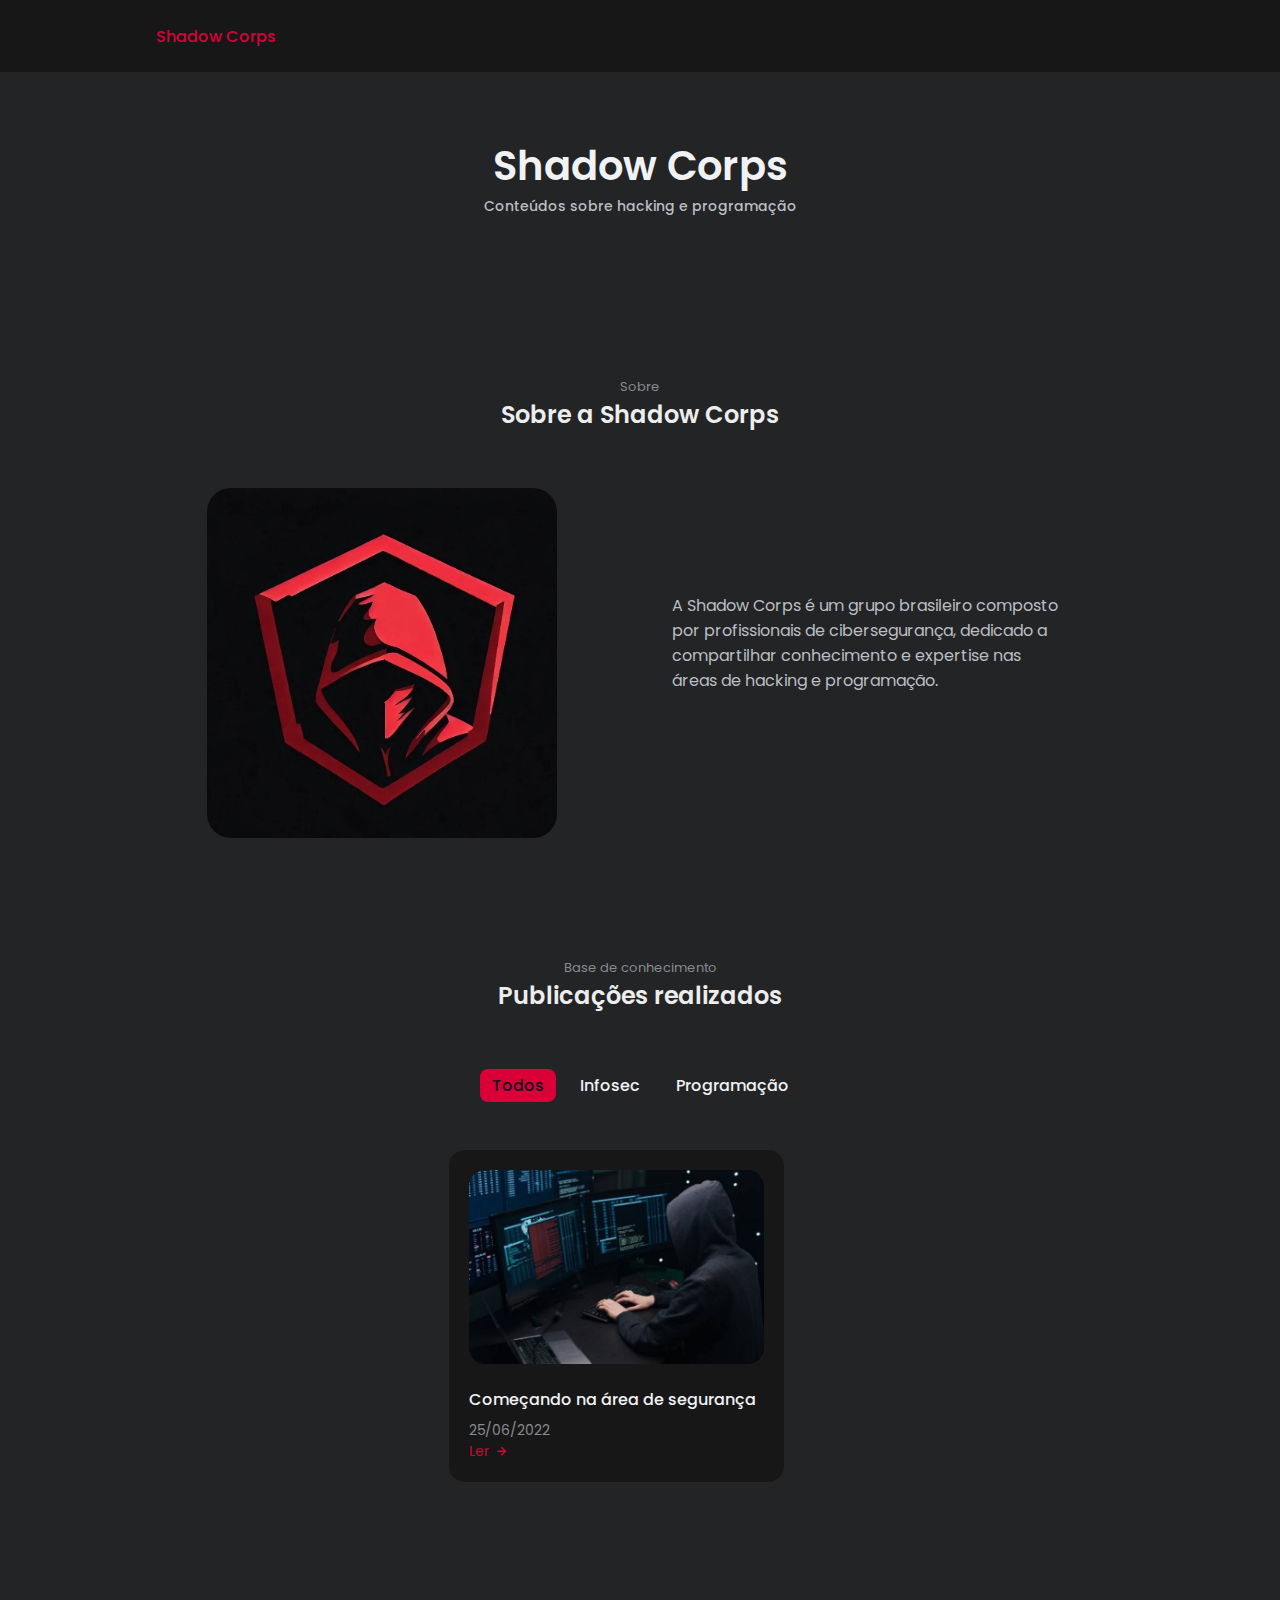
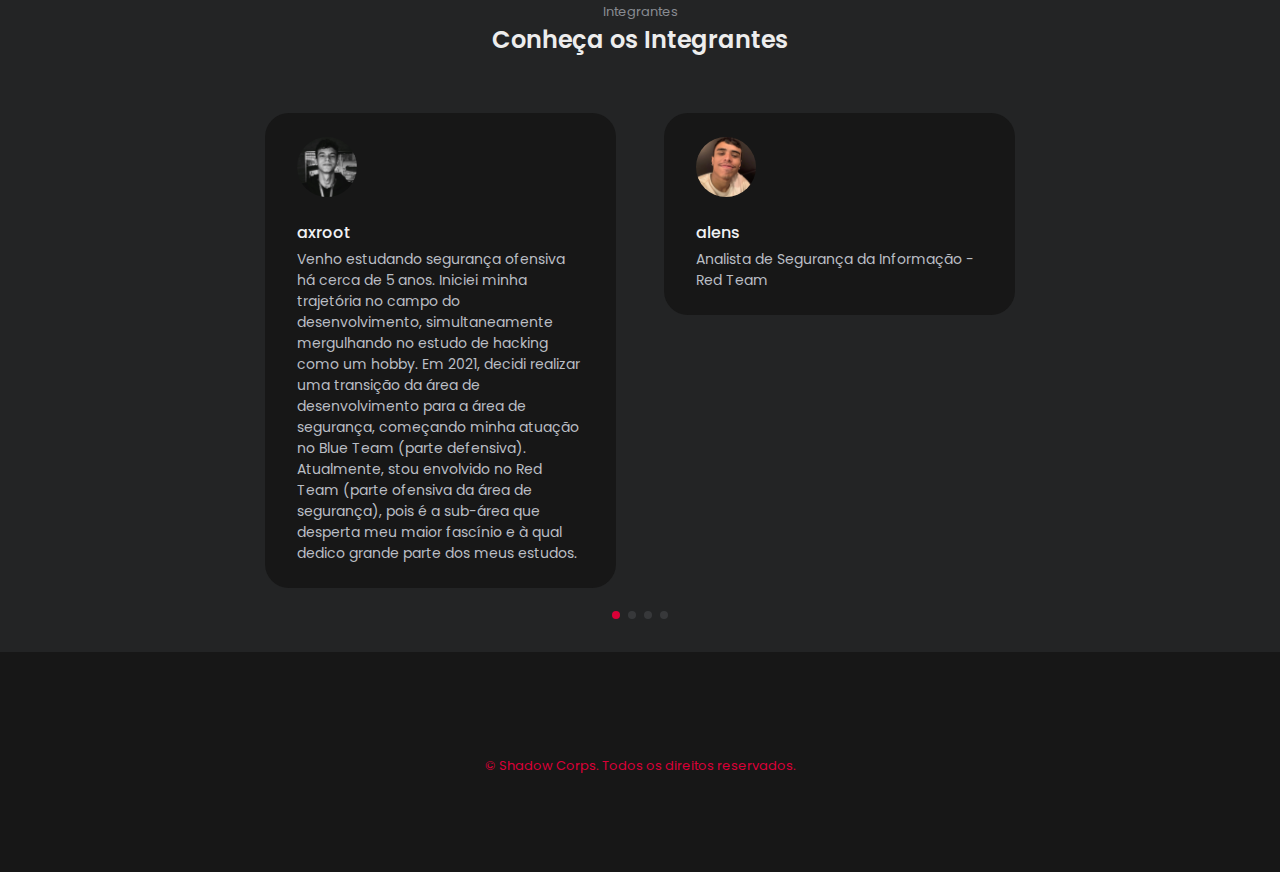
<file: index.html>
<!DOCTYPE html>
    <html lang="en">
    <head>
        <meta charset="UTF-8">
        <meta name="viewport" content="width=device-width, initial-scale=1.0">

        <!--=============== FAVICON ===============-->
        <link rel="shortcut icon" href="assets/img/favicon.png" type="image/x-icon">

        <!--=============== BOXICONS ===============-->
        <link href='https://unpkg.com/boxicons@2.1.1/css/boxicons.min.css' rel='stylesheet'>

        <!--=============== SWIPER CSS ===============-->
        <link rel="stylesheet" href="assets/css/swiper-bundle.min.css">

        <!--=============== CSS ===============-->
        <link rel="stylesheet" href="assets/css/styles.css">

        <title> Shadow Corps </title>
    </head>
    <body>
        <!--=============== HEADER ===============-->
        <header class="header" id="header">
            <nav class="nav container">
                <a href="#" class="nav__logo">Shadow Corps</a>
            </nav>
        </header>

        <!--=============== MAIN ===============-->
        <main class="main">
            <!--=============== HOME ===============-->
            <section class="home section" id="home">
                <div class="home__container container grid">
                    <div class="home__data">
                        <h1 class="home__name">Shadow Corps</h1>
                        <h3 class="home__education">Conteúdos sobre hacking e programação</h3>
                    </div>
                </div>
            </section>
            
            <!--=============== SOBRE ===============-->
            <section class="about section" id="about">
                <span class="section__subtitle">Sobre</span>
                <h2 class="section__title">Sobre a Shadow Corps</h2>

                <div class="about__container container grid">
                    <img src="assets/img/about.jpg" alt="" class="about__img">

                        <p class="about__description">
                            A Shadow Corps é um grupo brasileiro composto por 
                            profissionais de cibersegurança, dedicado a compartilhar conhecimento 
                            e expertise nas áreas de hacking e programação.
                        </p>

                    </div>
                </div>
            </section>

            <!--=============== WORK ===============-->
            <section class="work section" id="work">
                <span class="section__subtitle">Base de conhecimento</span>
                <h2 class="section__title">Publicações realizados</h2>

                <div class="work__filters">
                    <span class="work__item active-work" data-filter='all'>Todos</span>
                    <span class="work__item" data-filter='.hacking'>Infosec</span>
                    <span class="work__item" data-filter='.programação'>Programação</span>
                </div>

                    <div class="work__container container grid">
                        <div class="work__card mix hacking">
                            <img src="assets/img/hackerimg.jpg" alt="" class="work__img">

                            <h3 class="work__title">Começando na área de segurança</h3>

                            <p class="work__button" style="color:#888b91">
                                25/06/2022
                            </p>

                            <a href="/Posts/comecando-na-area-de-seguranca.html" class="work__button">
                                Ler <i class='bx bx-right-arrow-alt work__icon' ></i>
                            </a>
                        </div>

                    </div>
            </section>


            <!--=============== INTEGRANTES ===============-->
            <section class="testimonial section">
                <span class="section__subtitle">Integrantes</span>
                <h2 class="section__title">Conheça os Integrantes</h2>

                <div class="testimonial__container container swiper">
                    <div class="swiper-wrapper">
                        <div class="testimonial__card swiper-slide">
                            <img src="assets/img/axrootpfp.png" alt="" class="testimonial__img">

                            <h3 class="testimonial__name">axroot</h3>
                            <p class="testimonial__description">
                            Venho estudando segurança ofensiva há cerca de 5 anos. Iniciei minha 
                            trajetória no campo do desenvolvimento, simultaneamente mergulhando no estudo de hacking como um hobby. Em 2021, decidi realizar uma transição da área de 
                            desenvolvimento para a área de segurança, começando minha atuação no Blue Team (parte defensiva). Atualmente, stou envolvido no Red Team (parte ofensiva da 
                            área de segurança), pois é a sub-área que desperta meu maior fascínio e à qual dedico grande parte dos meus estudos.
                            </p>
                        </div>

                        <div class="testimonial__card swiper-slide">
                            <img src="assets/img/alenspfp.png" alt="" class="testimonial__img">

                            <h3 class="testimonial__name">alens</h3>
                            <p class="testimonial__description">
                                Analista de Segurança da Informação - Red Team
                            </p>
                        </div>

                        <div class="testimonial__card swiper-slide">
                            <img src="assets/img/wann4crypfp.png" alt="" class="testimonial__img">

                            <h3 class="testimonial__name">wann4cry</h3>
                            <p class="testimonial__description">
                                Analista de Segurança da Informação - Red Team
                            </p>
                        </div>

                        <div class="testimonial__card swiper-slide">
                            <img src="assets/img/lelouchpfp.png" alt="" class="testimonial__img">

                            <h3 class="testimonial__name">lelouch</h3>
                            <p class="testimonial__description">
                                Analista de Segurança da Informação - Red Team
                            </p>
                        </div>

                    </div>

                    <div class="swiper-pagination"></div>
                </div>
            </section>

        <!--=============== FOOTER ===============-->
        <footer class="footer">
            <div class="footer__container container">
                <span class="footer__copy">
                    &#169; Shadow Corps. Todos os direitos reservados.
                </span>
            </div>
        </footer>

        <!--=============== SCROLLREVEAL ===============-->
        <script src="assets/js/scrollreveal.min.js"></script>

        <!--=============== SWIPER JS ===============-->
        <script src="assets/js/swiper-bundle.min.js"></script>

        <!--=============== MIXITUP FILTER ===============-->
        <script src="assets/js/mixitup.min.js"></script>

        <!--=============== MAIN JS ===============-->
        <script src="assets/js/main.js"></script>
    </body>
</html>
</file>
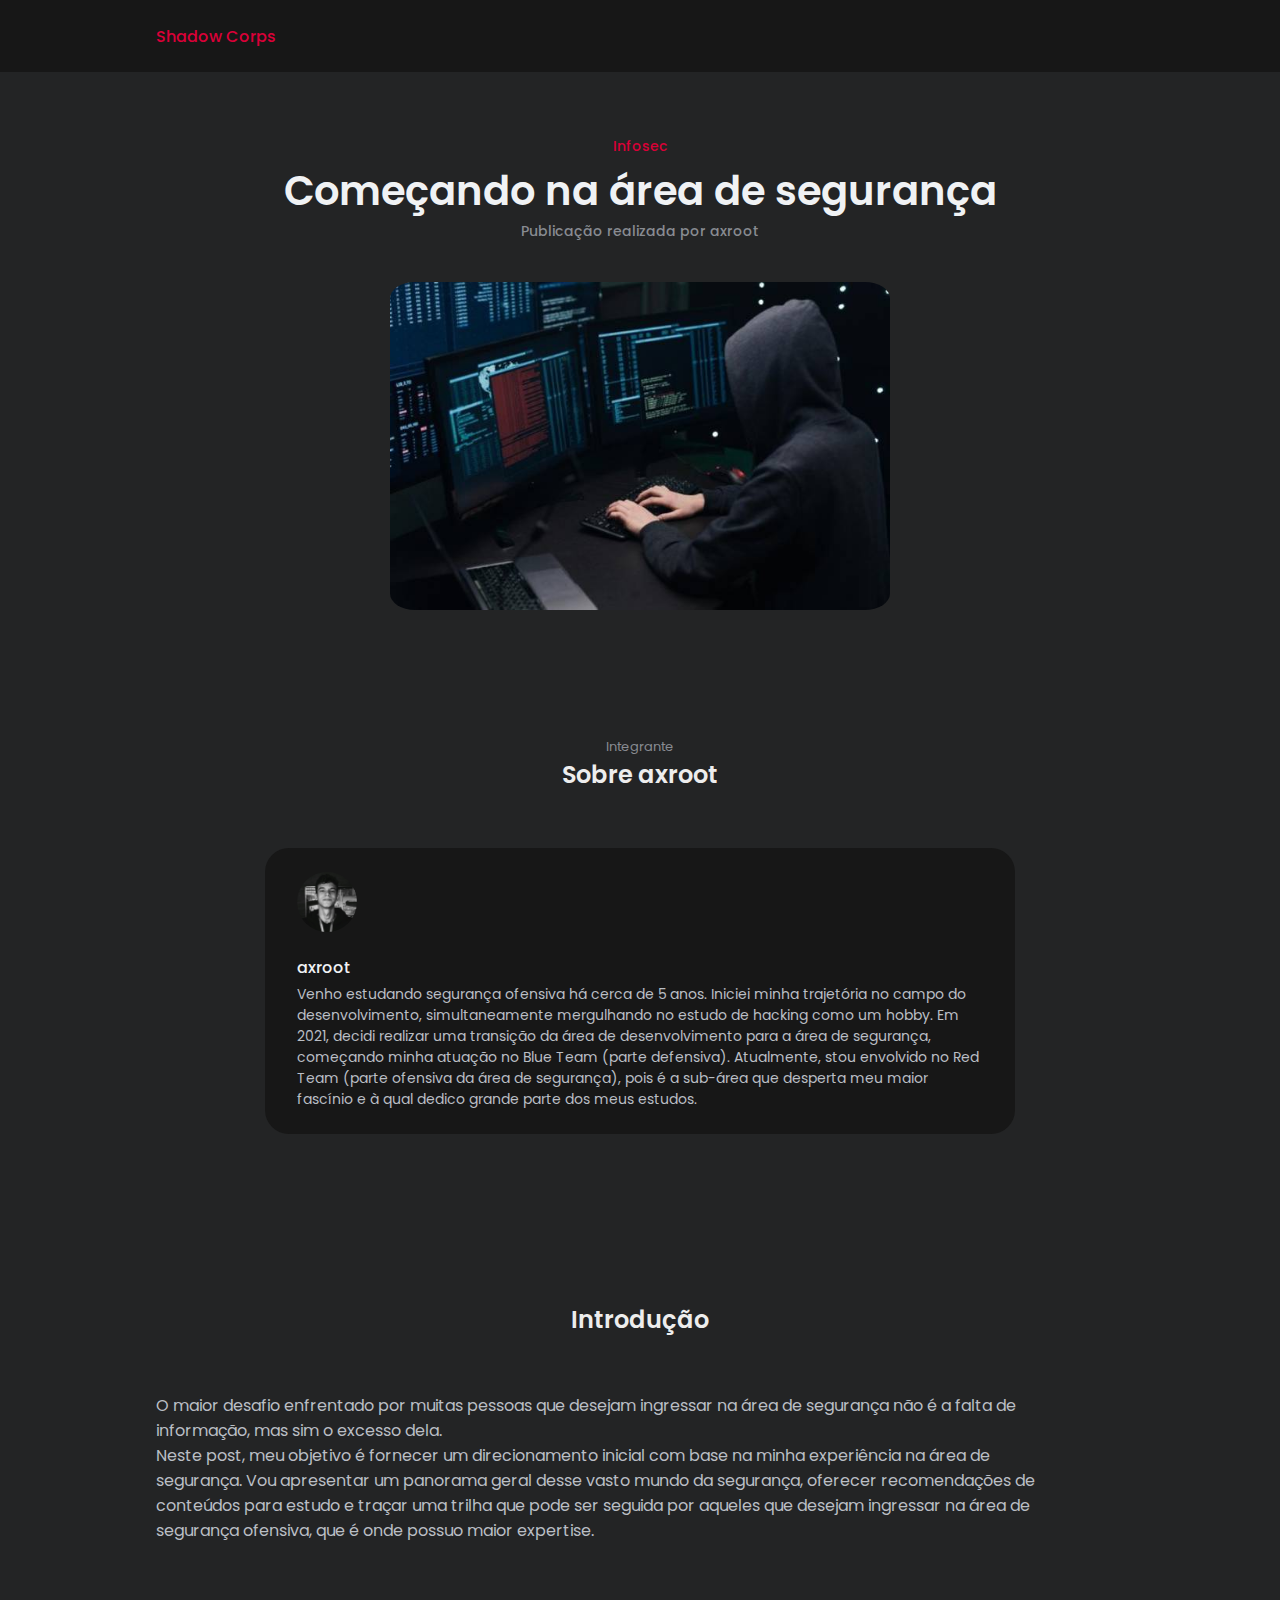
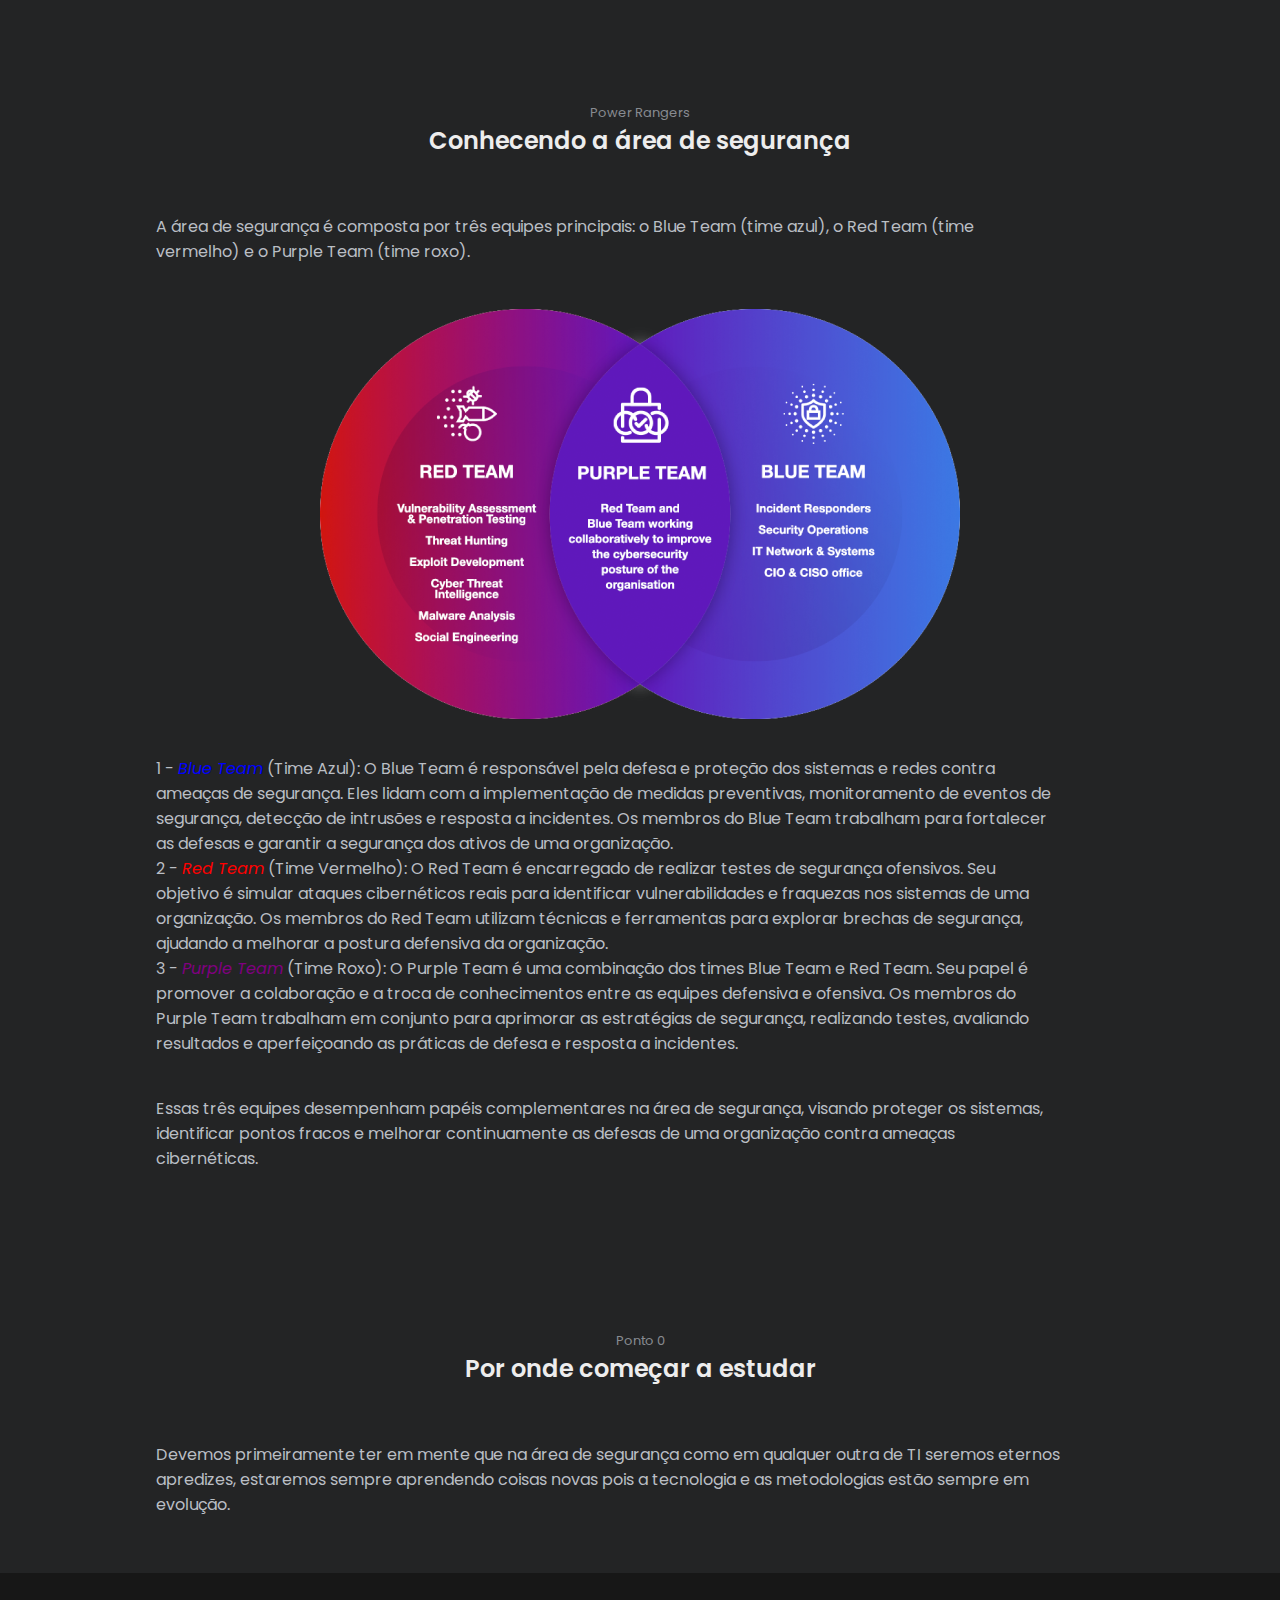
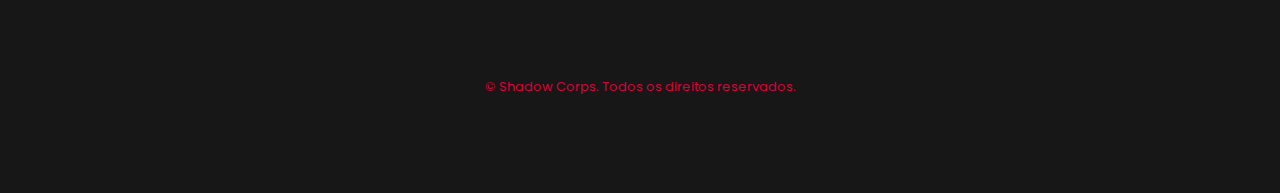
<file: Posts/comecando-na-area-de-seguranca.html>
<!DOCTYPE html>
    <html lang="en">
    <head>
        <meta charset="UTF-8">
        <meta name="viewport" content="width=device-width, initial-scale=1.0">

        <!--=============== FAVICON ===============-->
        <link rel="shortcut icon" href="../assets/img/favicon.png" type="image/x-icon">

        <!--=============== BOXICONS ===============-->
        <link href='https://unpkg.com/boxicons@2.1.1/css/boxicons.min.css' rel='stylesheet'>

        <!--=============== SWIPER CSS ===============-->
        <link rel="stylesheet" href="../assets/css/swiper-bundle.min.css">

        <!--=============== CSS ===============-->
        <link rel="stylesheet" href="../assets/css/styles.css">

        <title> Shadow Corps </title>
    </head>
    <body>
        <!--=============== HEADER ===============-->
        <header class="header" id="header">
            <nav class="nav container">
                <a href="../index.html" class="nav__logo">Shadow Corps</a>

                <!-- Theme change button -->
                <!--
                    <i class='bx bx-moon change-theme' id="theme-button"></i>
                -->
            </nav>
        </header>
        <main class="main">
            <!--=============== HOME ===============-->
            <section class="home section" id="home">
                <div class="home__container container grid">
                    <div class="home__data">
                        <span class="home__greeting" style="color:#DA0037">Infosec</span>
                        <h1 class="home__name">Começando na área de segurança</h1>
                        <h3 class="home__education" style="color:#888b91">Publicação realizada por axroot</h3>
                        <img src="../assets/img/hackerimg.jpg" class="img-header">
                    </div>
                </div>
            </section>

            <!--=============== PUBLICADOR ===============-->
            <section class="testimonial section">
                <span class="section__subtitle">Integrante</span>
                <h2 class="section__title">Sobre axroot</h2>

                <div class="testimonial__container container swiper">
                    <div class="swiper-wrapper">
                        <div class="testimonial__card swiper-slide">
                            <img src="../assets/img/axrootpfp.png" alt="" class="testimonial__img">

                            <h3 class="testimonial__name">axroot</h3>
                            <p class="testimonial__description">
                            Venho estudando segurança ofensiva há cerca de 5 anos. Iniciei minha 
                            trajetória no campo do desenvolvimento, simultaneamente mergulhando no estudo de hacking como um hobby. Em 2021, decidi realizar uma transição da área de 
                            desenvolvimento para a área de segurança, começando minha atuação no Blue Team (parte defensiva). Atualmente, stou envolvido no Red Team (parte ofensiva da 
                            área de segurança), pois é a sub-área que desperta meu maior fascínio e à qual dedico grande parte dos meus estudos.
                            </p>
                        </div>
                    </div>
                </div>
            </section>
            
            <!--=============== Conteúdo ===============-->
            <section class="about section" id="about">
                <span class="section__subtitle"></span>
                <h2 class="section__title">Introdução</h2>

                <div class="about__container container">
                    <div class="about__data">
                        <p class="about__description">
                            O maior desafio enfrentado por muitas pessoas que desejam ingressar na área de segurança não é a falta de informação, mas sim o excesso dela.
                            <br>Neste post, meu objetivo é fornecer um direcionamento inicial com base na minha experiência na área de segurança. Vou apresentar um panorama geral 
                            desse vasto mundo da segurança, oferecer recomendações de conteúdos para estudo e traçar uma trilha que pode ser seguida por aqueles que desejam ingressar 
                            na área de segurança ofensiva, que é onde possuo maior expertise.
                        </p>
                    </div>
                </div>
            </section>


            <section class="about section">
                <span class="section__subtitle">Power Rangers</span>
                <h2 class="section__title">Conhecendo a área de segurança</h2>

                <div class="about__container container">
                    <div class="about__data">
                        <p class="about__description">
                            A área de segurança é composta por três equipes principais: o Blue Team (time azul), o Red Team (time vermelho) e o Purple Team (time roxo).
                        </p>

                        <p style="text-align: center;">
                            <img src="../assets/img/infosecteams.png">
                        </p> <br>

                        <p class="about__description">
                            1 - <i style="color: blue">Blue Team</i> (Time Azul): O Blue Team é responsável pela defesa e proteção dos sistemas e redes contra ameaças de segurança. Eles lidam com a implementação de 
                            medidas preventivas, monitoramento de eventos de segurança, detecção de intrusões e resposta a incidentes. Os membros do Blue Team trabalham para fortalecer as 
                            defesas e garantir a segurança dos ativos de uma organização.
                            <br>2 - <i style="color: red">Red Team</i> (Time Vermelho): O Red Team é encarregado de realizar testes de segurança ofensivos. Seu objetivo é simular ataques cibernéticos reais para identificar 
                            vulnerabilidades e fraquezas nos sistemas de uma organização. Os membros do Red Team utilizam técnicas e ferramentas para explorar brechas de segurança, ajudando a 
                            melhorar a postura defensiva da organização.
                            <br>3 - <i style="color: purple">Purple Team</i> (Time Roxo): O Purple Team é uma combinação dos times Blue Team e Red Team. Seu papel é promover a colaboração e a troca de conhecimentos entre as 
                            equipes defensiva e ofensiva. Os membros do Purple Team trabalham em conjunto para aprimorar as estratégias de segurança, realizando testes, avaliando resultados e 
                            aperfeiçoando as práticas de defesa e resposta a incidentes.
                        </p>

                        <p class="about__description">
                            Essas três equipes desempenham papéis complementares na área de segurança, visando proteger os sistemas, identificar pontos fracos e melhorar continuamente as 
                            defesas de uma organização contra ameaças cibernéticas.
                        </p>
                    </div>
                </div>
            </section>

            <section class="about section">
                <span class="section__subtitle">Ponto 0</span>
                <h2 class="section__title">Por onde começar a estudar</h2>

                <div class="about__container container">
                    <div class="about__data">
                        <p class="about__description">
                            Devemos primeiramente ter em mente que na área de segurança como em qualquer outra de TI seremos eternos apredizes, estaremos sempre aprendendo coisas novas 
                            pois a tecnologia e as metodologias estão sempre em evolução.
                        </p>

                    </div>
                </div>
            </section>


        <!--=============== FOOTER ===============-->
        <footer class="footer">
            <div class="footer__container container">
                <span class="footer__copy">
                    &#169; Shadow Corps. Todos os direitos reservados.
                </span>
            </div>
        </footer>

        <!--=============== SCROLLREVEAL ===============-->
        <script src="../assets/js/scrollreveal.min.js"></script>

        <!--=============== SWIPER JS ===============-->
        <script src="../assets/js/swiper-bundle.min.js"></script>

        <!--=============== MIXITUP FILTER ===============-->
        <script src="../assets/js/mixitup.min.js"></script>

        <!--=============== MAIN JS ===============-->
        <script src="../assets/js/main.js"></script>
    </body>
</html>
</file>
<file: assets/css/styles.css>
/*=============== GOOGLE FONTS ===============*/
@import url("https://fonts.googleapis.com/css2?family=Poppins:wght@400;500;600&display=swap");

/*=============== VARIABLES CSS ===============*/
:root {
  --header-height: 3.5rem;

  /*========== Colors ==========*/
  /*Color mode HSL(hue, saturation, lightness)*/
  /*
        Purple: hsl(250, 66%, 75%)
        Blue: hsl(207, 90%, 72%)
        Pink: hsl(356, 66%, 75%)
        Teal: hsl(174, 63%, 62%)
  */
  --first-hue: 250;
  --sat: 66%;
  --lig: 75%;
  --second-hue: 219;

  --first-color: hsl(var(--first-hue), var(--sat), var(--lig));
  --first-color-alt: hsl(var(--first-hue), var(--sat), 71%); /* -4% */
  --title-color: hsl(var(--second-hue), 15%, 95%);
  --text-color: hsl(var(--second-hue), 8%, 75%);
  --text-color-light: hsl(var(--second-hue), 4%, 55%);
  --body-color: hsl(var(--second-hue), 48%, 8%);
  --container-color: hsl(var(--second-hue), 32%, 12%);

  /*========== Font and typography ==========*/
  /*.5rem = 8px | 1rem = 16px ...*/
  --body-font: 'Poppins', sans-serif;
  --biggest-font-size: 1.75rem;
  --h1-font-size: 1.5rem;
  --h2-font-size: 1.25rem;
  --h3-font-size: 1rem;
  --normal-font-size: .938rem;
  --small-font-size: .813rem;
  --smaller-font-size: .75rem;
  --tiny-font-size: .625rem;

  /*========== Font weight ==========*/
  --font-medium: 500;
  --font-semibold: 600;

  /*========== z index ==========*/
  --z-tooltip: 10;
  --z-fixed: 100;
  --z-modal: 1000;
}

/* Responsive typography */
@media screen and (min-width: 968px) {
  :root {
    --biggest-font-size: 2.5rem;
    --h1-font-size: 2.25rem;
    --h2-font-size: 1.5rem;
    --h3-font-size: 1.25rem;
    --normal-font-size: 1rem;
    --small-font-size: .875rem;
    --smaller-font-size: .813rem;
  }
}

/*=============== BASE ===============*/
* {
  box-sizing: border-box;
  padding: 0;
  margin: 0;
}

html {
  scroll-behavior: smooth;
}

body,
button,
input,
textarea {
  font-family: var(--body-font);
  font-size: var(--normal-font-size);
}

body {
  background-color: #232425;
  color: var(--text-color);
  transition: .4s; /* for light mode animation */
}

h1, h2, h3 {
  color: var(--title-color);
  font-weight: var(--font-semibold);
}

ul {
  list-style: none;
}

a {
  text-decoration: none;
}

button {
  cursor: pointer;
  border: none;
  outline: none;
}

img {
  max-width: 100%;
  height: auto;
  border-radius: 5%;
}

.img-header {
  width: 500px;
}

/*=============== REUSABLE CSS CLASSES ===============*/
.container {
  max-width: 968px;
  margin-left: 1rem;
  margin-right: 1rem;
}

.grid {
  display: grid;
  gap: 1.25rem;
}

.main {
  overflow: hidden;
}

.section {
  padding: 4.5rem 0 1rem;
}

.section__title, 
.section__subtitle {
  text-align: center;
}

.section__title {
  font-size: var(--h2-font-size);
  color: #EDEDED;
  margin-bottom: 2rem;
}

.section__subtitle {
  display: block;
  font-size: var(--smaller-font-size);
  color: var(--text-color-light);
}

/*=============== HEADER & NAV===============*/
.header {
  position: fixed;
  top: 0;
  left: 0;
  width: 100%;
  background-color: #171717;
  z-index: var(--z-fixed);
  transition: .4s; /* for light mode animation */
}

.nav {
  height: var(--header-height);
  display: flex;
  justify-content: space-between;
  align-items: center;
}

.nav__logo {
  color: #DA0037;
  font-weight: var(--font-medium);
  transition: .4s;
}

.nav__logo:hover {
  color: Red;
}

.nav__menu {
  position: fixed;
  bottom: 1rem;
  background-color: hsla(var(--second-hue), 32%, 16%, .8);
  width: 90%;
  border-radius: 4rem;
  padding: 1rem 2.25rem;
  backdrop-filter: blur(10px);
  transition: .4s; /* for light mode animation */
}

.nav__list {
  display: flex;
  justify-content: space-between;
  align-items: center;
}

.nav__link {
  color: var(--text-color);
  font-size: 1.25rem;
  padding: .4rem;
  display: flex;
  border-radius: 5rem;
}

/* Active link */
.active-link {
  background: linear-gradient(180deg, 
              hsla(var(--first-hue), var(--sat), var(--lig), 1), 
              hsla(var(--first-hue), var(--sat), var(--lig), .2)
            );
  box-shadow: 0 0 16px hsla(var(--first-hue), var(--sat), var(--lig), .4);
  color: var(--title-color);
}

/* Change background header */
.scroll-header {
  box-shadow: 0 4px 4px hsla(0, 0%, 4%, .3);
}

/*=============== HOME ===============*/
.home__container {
  position: relative;
  row-gap: 4.5rem;
  padding-top: 2rem;
}

.home__data {
  text-align: center;
}

.home__greeting, 
.home__education {
  font-size: var(--small-font-size);
  font-weight: var(--font-medium);
}

.home__greeting {
  display: block;
  color: var(--title-color);
  margin-bottom: .25rem;
}

.home__education {
  color: var(--text-color);
  margin-bottom: 2.5rem;
}

.home__name {
  font-size: var(--biggest-font-size);
}

.home__img {
  width: 160px;
}

.home__handle {
  justify-self: center;
  width: 190px;
  height: 293px;
  background: linear-gradient(180deg, 
              hsla(var(--first-hue), var(--sat), var(--lig), 1), 
              hsla(var(--first-hue), var(--sat), var(--lig), .2)
            );
  border-radius: 10rem 10rem 1rem 1rem;
  display: flex;
  align-items: flex-end;
  justify-content: center;
  overflow: hidden;
}

.home__buttons {
  display: flex;
  justify-content: center;
  align-items: center;
  gap: 1.5rem;
}

.home__social, 
.home__scroll {
  position: absolute;
}

.home__social {
  bottom: 5rem;
  left: 0;
  display: grid;
  row-gap: .5rem;
}

.home__social-link {
  width: max-content;
  background-color: var(--container-color);
  color: var(--first-color);
  padding: .25rem;
  border-radius: .25rem;
  display: flex;
  font-size: 1rem;
  transition: .4s;
}

.home__social-link:hover {
  background-color: var(--first-color);
  color: #fff;
}

.home__social::after {
  content: '';
  width: 32px;
  height: 2px;
  background-color: var(--first-color);
  transform: rotate(90deg) translate(16px, 3px);
}

.home__scroll {
  color: var(--first-color);
  right: -1.5rem;
  bottom: 4rem;
  display: grid;
  row-gap: 2.25rem;
  justify-items: center;
}

.home__scroll-icon {
  font-size: 1.25rem;
}

.home__scroll-name {
  font-size: var(--smaller-font-size);
  transform: rotate(-90deg);
}

/*=============== BUTTONS ===============*/
.button {
  display: inline-block;
  background-color: var(--first-color);
  color: var(--body-color);
  padding: .75rem 1rem;
  border-radius: .5rem;
  font-weight: var(--font-medium);
  transition: .4s;
}

.button:hover {
  background-color: var(--first-color-alt);
  color: var(--body-color);
}

.button--ghost {
  background-color: transparent;
  border: 2px solid var(--first-color);
  color: var(--first-color);
}

/*=============== ABOUT ===============*/
.about__container {
  row-gap: 2.5rem;
}

.about__img {
  width: 220px;
  border-radius: 1.5rem;
  justify-self: center;
}

.about__data {
  text-align: center;
}

.about__info {
  display: grid;
  grid-template-columns: repeat(3, 1fr);
  gap: .5rem;
  margin-bottom: 2rem;
}

.about__box {
  background-color: var(--container-color);
  border-radius: .75rem;
  padding: .75rem .5rem;
}

.about__icon {
  font-size: 1.5rem;
  color: var(--first-color);
  margin-bottom: .5rem;
}

.about__title {
  font-size: var(--small-font-size);
}

.about__subtitle {
  font-size: var(--tiny-font-size);
}

.about__description {
  margin-bottom: 2rem;
}

/*=============== SKILLS ===============*/
.skills__container {
  row-gap: 2rem;
  padding-top: 1rem;
}

.skills__content {
  background-color: var(--container-color);
  padding: 1.5rem;
  border-radius: 1.25rem;
}

.skills__title {
  font-size: var(--normal-font-size);
  font-weight: var(--font-medium);
  color: var(--first-color);
  text-align: center;
  margin-bottom: 1.5rem;
}

.skills__box {
  display: flex;
  justify-content: center;
  column-gap: 2.5rem;
}

.skills__group {
  display: grid;
  align-content: flex-start;
  row-gap: 1rem;
}

.skills__data {
  display: flex;
  column-gap: .5rem;
}

.skills .bxs-badge-check {
  font-size: 1rem;
  color: var(--first-color);
}

.skills__name {
  font-size: var(--normal-font-size);
  font-weight: var(--font-medium);
  line-height: 18px;
}

.skills__level {
  font-size: var(--tiny-font-size);
}

/*=============== SERVICES ===============*/
.services__container {
  grid-template-columns: repeat(2, 1fr);
  gap: 1.5rem;
  padding-top: 1rem;
}

.services__card {
  background-color: var(--container-color);
  padding: 3rem 1.5rem 1.5rem;
  border-radius: 1rem;
}

.services__title {
  font-size: var(--h3-font-size);
  margin-bottom: 2.5rem;
}

.services__button {
  color: var(--first-color);
  font-size: var(--small-font-size);
  display: flex;
  align-items: center;
  column-gap: .25rem;
  cursor: pointer;
}

.services__button:hover .services__icon {
  transform: translateX(.25rem);
}

.services__icon {
  font-size: 1rem;
  transition: .4s;
}

.services__modal {
  position: fixed;
  inset: 0;
  background-color: hsla(var(--second-hue), 28%, 16%, 0.7);
  padding: 2rem 1rem;
  display: grid;
  place-items: center;
  visibility: hidden;
  opacity: 0;
  transition: .4s;
  z-index: var(--z-modal);
}

.services__modal-content {
  position: relative;
  background-color: var(--body-color);
  padding: 4.5rem 1.5rem 2.5rem;
  border-radius: 1.5rem;
}

.services__modal-title, 
.services__modal-description {
  text-align: center;
}

.services__modal-title {
  font-size: var(--h3-font-size);
  color: var(--first-color);
  margin-bottom: 1rem;
}

.services__modal-description {
  font-size: var(--small-font-size);
  margin-bottom: 2rem;
}

.services__modal-list {
  display: grid;
  row-gap: .75rem;
}

.services__modal-item {
  display: flex;
  align-items: flex-start;
  column-gap: .5rem;
}

.services__modal-icon {
  font-size: 1.5rem;
  color: var(--first-color);
}

.services__modal-info {
  font-size: var(--small-font-size);
}

.services__modal-close {
  position: absolute;
  top: 1.5rem;
  right: 1.5rem;
  font-size: 1.5rem;
  color: var(--title-color);
  cursor: pointer;
}

/*Active modal*/
.active-modal {
  opacity: 1;
  visibility: visible;
}

/*=============== WORK ===============*/
.work__container {
  padding-top: 1rem;
}

.work__filters {
  display: flex;
  justify-content: center;
  align-items: center;
  column-gap: .75rem;
  margin-bottom: 2rem;
}

.work__item {
  cursor: pointer;
  color: var(--title-color);
  padding: .25rem .75rem;
  font-weight: var(--font-medium);
  border-radius: .5rem;
}

.work__card {
  background-color: #171717;
  padding: 1rem;
  border-radius: 1rem;
}

.work__img {
  border-radius: 1rem;
  margin-bottom: .75rem;
}

.work__title {
  font-size: var(--normal-font-size);
  font-weight: var(--font-medium);
  margin-bottom: .25rem;
}

.work__button {
  width: max-content;
  color: #DA0037;
  font-size: var(--small-font-size);
  display: flex;
  align-items: center;
  column-gap: .25rem;
}

.work__button:hover .work__icon {
  transform: translateX(.25rem);
}

.work__icon {
  font-size: 1rem;
  transition: .4s;
}

/* Active item work*/
.active-work {
  background-color: #DA0037;
  color: var(--body-color);
}

/*=============== TESTIMONIAL ===============*/
.testimonial__card {
  background-color: #171717;
  padding: 1.25rem 1.5rem;
  border-radius: 1.5rem;
  margin-bottom: 3rem;
}

.testimonial__img {
  width: 60px;
  border-radius: 3rem;
  margin-bottom: 1rem;
}

.testimonial__name {
  font-size: var(--normal-font-size);
  font-weight: var(--font-medium);
  margin-bottom: .25rem;
}

.testimonial__description {
  font-size: var(--small-font-size);
}

/* Swiper class */
.swiper-pagination-bullet {
  background-color: var(--text-color-light);
}

.swiper-pagination-bullet-active {
  background-color: #DA0037;
}

/*=============== CONTACT ===============*/
.contact__container {
  row-gap: 3rem;
  padding-bottom: 3rem;
}

.contact__title {
  text-align: center;
  font-size: var(--h3-font-size);
  margin-bottom: 1.5rem;
}

.contact__info {
  display: grid;
  gap: 1rem;
}

.contact__card {
  background-color: var(--container-color);
  padding: 1rem;
  border-radius: .75rem;
  text-align: center;
}

.contact__card-icon {
  font-size: 2rem;
  color: var(--title-color);
  margin-bottom: .25rem;
}

.contact__card-title, 
.contact__card-data {
  font-size: var(--small-font-size);
}

.contact__card-title {
  font-weight: var(--font-medium);
}

.contact__card-data {
  display: block;
  margin-bottom: .75rem;
}

.contact__button {
  color: var(--first-color);
  font-size: var(--small-font-size);
  display: flex;
  align-items: center;
  justify-content: center;
  column-gap: .25rem;
}

.contact__button:hover .contact__button-icon {
  transform: translateX(.25rem);
}

.contact__button-icon {
  font-size: 1rem;
  transition: .4s;
}

.contact__form-div {
  position: relative;
  margin-bottom: 2rem;
  height: 4rem;
}

.contact__form-input {
  position: absolute;
  top: 0;
  left: 0;
  width: 100%;
  height: 100%;
  border: 2px solid var(--text-color-light);
  background: none;
  color: var(--text-color);
  outline: none;
  padding: 1.5rem;
  border-radius: .75rem;
  z-index: 1;
}

.contact__form-tag {
  position: absolute;
  top: -.75rem;
  left: 1.25rem;
  font-size: var(--smaller-font-size);
  padding: .25rem;
  background-color: var(--body-color);
  z-index: 10;
}

.contact__form-area {
  height: 11rem;
}

.contact__form-area textarea {
  resize: none;
}

/*=============== FOOTER ===============*/
.footer {
  background-color: #171717;
}

.footer__container {
  padding: 2rem 0 6rem;
}

.footer__title, 
.footer__link {
  color: #DA0037;
}

.footer__copy {
  display: block;
  margin-top: 4.5rem;
  color: #DA0037;
  text-align: center;
  font-size: var(--smaller-font-size);
}

/*=============== SCROLL BAR ===============*/
::-webkit-scrollbar {
  width: .6rem;
  border-radius: .5rem;
  background-color: hsl(var(--second-hue), 8%, 38%);
}

::-webkit-scrollbar-thumb {
  background-color: hsl(var(--second-hue), 8%, 26%);
  border-radius: .5rem;
}

::-webkit-scrollbar-thumb:hover {
  background-color: hsl(var(--second-hue), 8%, 20%);
}

/*=============== BREAKPOINTS ===============*/
/* For small devices */
@media screen and (max-width: 320px) {
  .nav__menu {
    padding: 1rem 1.5rem;
  }

  .home__buttons {
    flex-direction: column;
  }
  .home__handle {
    width: 150px;
    height: 253px;
  }
  .home__img {
    width: 130px;
  }

  .about__info {
    grid-template-columns: repeat(2, 1fr);
  }

  .skills__box {
    column-gap: 1rem;
  }
  .skills__name {
    font-size: var(--small-font-size);
  }

  .services__container {
    grid-template-columns: 145px;
    justify-content: center;
  }

  .work__item {
    font-size: var(--small-font-size);
  }
  .work__filters {
    column-gap: .25rem;
  }
}

/* For medium devices */
@media screen and (min-width: 576px) {
  .nav__menu {
    width: 328px;
    left: 0;
    right: 0;
    margin: 0 auto;
  }

  .about__info {
    grid-template-columns: repeat(3, 140px);
    justify-content: center;
  }
  .about__description {
    padding: 0 5rem;
  }

  .skills__container {
    justify-content: center;
  }
  .skills__content {
    padding: 2rem 4rem;
  }

  .services__container {
    grid-template-columns: repeat(2, 160px);
    justify-content: center;
  }
  .services__modal-content {
    width: 500px;
    padding: 4.5rem 2.5rem 2.5rem;
  }
  .services__modal-description {
    padding: 0 3.5rem;
  }

  .work__container {
    justify-content: center;
  }
  .work__img {
    width: 295px;
  }

  .contact__info {
    grid-template-columns: 300px;
    justify-content: center;
  }
  .contact__form {
    width: 360px;
    margin: 0 auto;
  }
}

@media screen and (min-width: 767px) {
  .work__container {
    grid-template-columns: repeat(2, max-content);
  }

  .contact__container {
    grid-template-columns: repeat(2, max-content);
    justify-content: center;
    column-gap: 3rem;
  }
}

/* For large devices */
@media screen and (min-width: 992px) {
  .container {
    margin-left: auto;
    margin-right: auto;
  }

  .section {
    padding: 6.5rem  0 1rem;
  }
  .section__title {
    margin-bottom: 3.5rem;
  }

  .nav {
    height: calc(var(--header-height) + 1rem);
  }

  .home__handle {
    width: 290px;
    height: 400px;
  }
  .home__img {
    width: 220px;
  }
  .home__social-link {
    padding: .4rem;
    font-size: 1.25rem;
  }
  .home__social::after {
    transform: rotate(90deg) translate(16px, 0);
  }
  .home__scroll-icon {
    font-size: 2rem;
  }

  .about__container {
    grid-template-columns: repeat(2, 1fr);
    align-items: center;
    column-gap: 4rem;
  }
  .about__img {
    width: 350px;
  }
  .about__data {
    text-align: initial;
  }
  .about__info {
    justify-content: initial;
  }
  .about__box {
    text-align: center;
    padding: 1rem 1.25rem;
  }
  .about__description {
    padding: 0 4rem 0 0;
    margin-bottom: 2.5rem;
  }

  .skills__container {
    grid-template-columns: repeat(2, 350px);
    column-gap: 3.5rem;
  }

  .services__container {
    grid-template-columns: repeat(3, 192px);
    column-gap: 3rem;
  }
  .services__card {
    padding: 5rem 2rem 1.5rem;
  }

  .work__container {
    gap: 3rem;
  }
  .work__card {
    padding: 1.25rem;
  }
  .work__img {
    margin-bottom: 1rem;
  }
  .work__title {
    margin-bottom: .5rem;
  }

  .testimonial__container {
    width: 750px;
  }
  .testimonial__card {
    padding: 1.5rem 2rem;
  }

  .contact__container {
    column-gap: 6rem;
  }

  .footer__social-link {
    font-size: 1.25rem;
    padding: .4rem;
    border-radius: .5rem;
  }
}
</file>
